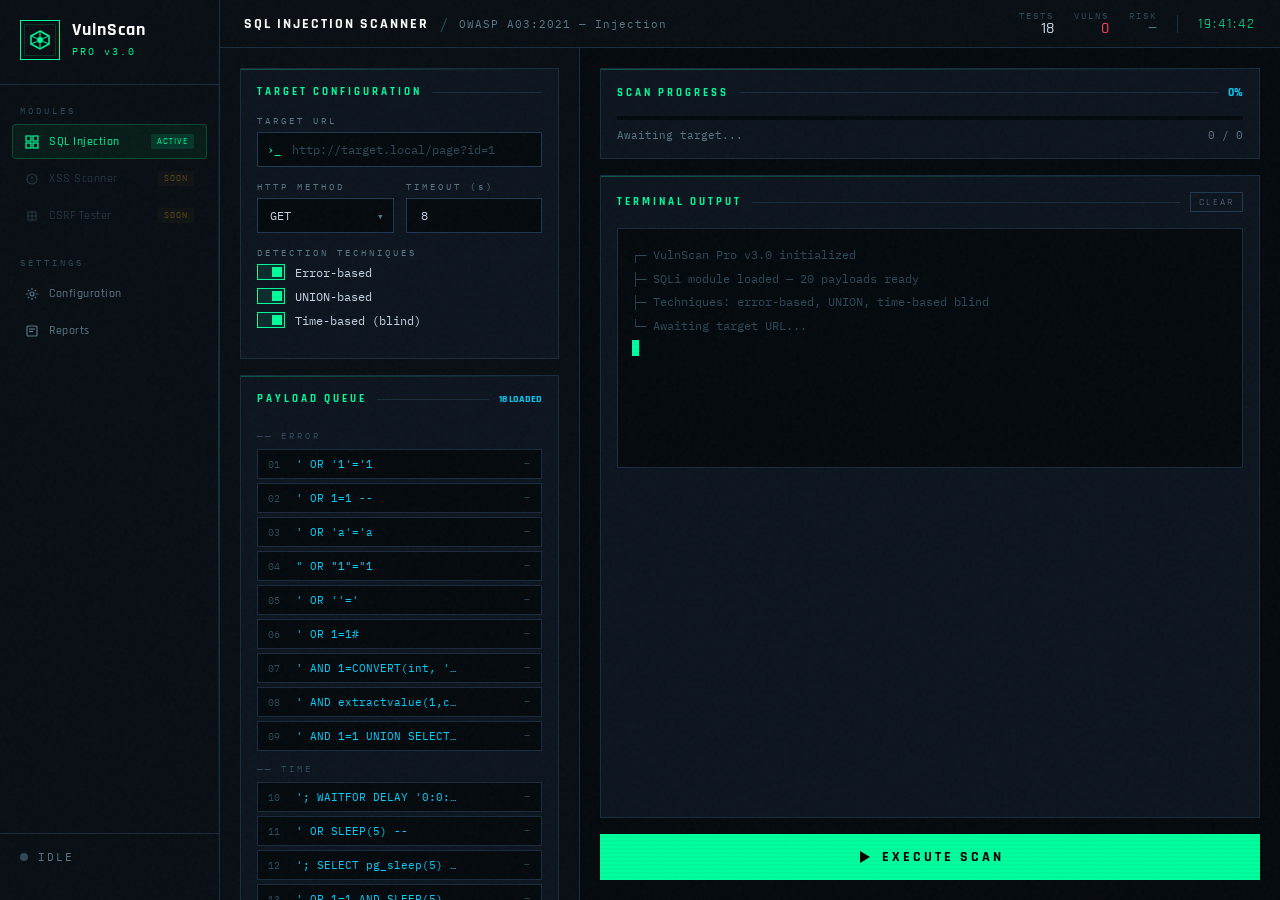
<file: static/index.html>
<!DOCTYPE html>
<html lang="en">
<head>
  <meta charset="UTF-8" />
  <meta name="viewport" content="width=device-width, initial-scale=1.0"/>
  <title>VulnScan Pro — SQL Injection Scanner</title>
  <link rel="preconnect" href="https://fonts.googleapis.com">
  <link href="https://fonts.googleapis.com/css2?family=Share+Tech+Mono&family=Rajdhani:wght@400;500;600;700&family=IBM+Plex+Mono:wght@400;500&display=swap" rel="stylesheet">
  <link rel="stylesheet" href="/static/style.css" />
</head>
<body>
  <div class="scanlines"></div>
  <div class="noise"></div>

  <div class="app">

    <!-- Sidebar -->
    <aside class="sidebar">
      <div class="brand">
        <div class="brand-icon">
          <svg width="22" height="22" viewBox="0 0 22 22" fill="none">
            <polygon points="11,2 20,7 20,15 11,20 2,15 2,7" stroke="#00ff9d" stroke-width="1.5" fill="none"/>
            <circle cx="11" cy="11" r="3" fill="#00ff9d"/>
            <line x1="11" y1="2" x2="11" y2="8" stroke="#00ff9d" stroke-width="1"/>
            <line x1="11" y1="14" x2="11" y2="20" stroke="#00ff9d" stroke-width="1"/>
            <line x1="2" y1="7" x2="8" y2="9.5" stroke="#00ff9d" stroke-width="1"/>
            <line x1="14" y1="12.5" x2="20" y2="15" stroke="#00ff9d" stroke-width="1"/>
            <line x1="2" y1="15" x2="8" y2="12.5" stroke="#00ff9d" stroke-width="1"/>
            <line x1="14" y1="9.5" x2="20" y2="7" stroke="#00ff9d" stroke-width="1"/>
          </svg>
        </div>
        <div class="brand-text">
          <span class="brand-name">VulnScan</span>
          <span class="brand-version">PRO v3.0</span>
        </div>
      </div>

      <nav class="nav">
        <div class="nav-section-label">MODULES</div>
        <a class="nav-item active" href="#">
          <svg width="14" height="14" viewBox="0 0 14 14" fill="none"><rect x="1" y="1" width="5" height="5" stroke="currentColor" stroke-width="1.2"/><rect x="8" y="1" width="5" height="5" stroke="currentColor" stroke-width="1.2"/><rect x="1" y="8" width="5" height="5" stroke="currentColor" stroke-width="1.2"/><rect x="8" y="8" width="5" height="5" stroke="currentColor" stroke-width="1.2"/></svg>
          SQL Injection
          <span class="nav-badge">ACTIVE</span>
        </a>
        <a class="nav-item disabled" href="#">
          <svg width="14" height="14" viewBox="0 0 14 14" fill="none"><circle cx="7" cy="7" r="5" stroke="currentColor" stroke-width="1.2"/><line x1="7" y1="4" x2="7" y2="7" stroke="currentColor" stroke-width="1.2"/><circle cx="7" cy="9.5" r="0.8" fill="currentColor"/></svg>
          XSS Scanner
          <span class="nav-badge locked">SOON</span>
        </a>
        <a class="nav-item disabled" href="#">
          <svg width="14" height="14" viewBox="0 0 14 14" fill="none"><path d="M2 7h10M7 2v10" stroke="currentColor" stroke-width="1.2"/><rect x="3" y="3" width="8" height="8" stroke="currentColor" stroke-width="1.2"/></svg>
          CSRF Tester
          <span class="nav-badge locked">SOON</span>
        </a>

        <div class="nav-section-label" style="margin-top:24px;">SETTINGS</div>
        <a class="nav-item" href="#">
          <svg width="14" height="14" viewBox="0 0 14 14" fill="none"><circle cx="7" cy="7" r="2" stroke="currentColor" stroke-width="1.2"/><path d="M7 1v2M7 11v2M1 7h2M11 7h2M2.8 2.8l1.4 1.4M9.8 9.8l1.4 1.4M2.8 11.2l1.4-1.4M9.8 4.2l1.4-1.4" stroke="currentColor" stroke-width="1.2"/></svg>
          Configuration
        </a>
        <a class="nav-item" href="#">
          <svg width="14" height="14" viewBox="0 0 14 14" fill="none"><rect x="2" y="2" width="10" height="10" rx="1" stroke="currentColor" stroke-width="1.2"/><line x1="4" y1="5" x2="10" y2="5" stroke="currentColor" stroke-width="1.2"/><line x1="4" y1="7.5" x2="8" y2="7.5" stroke="currentColor" stroke-width="1.2"/></svg>
          Reports
        </a>
      </nav>

      <div class="sidebar-status">
        <div class="status-dot" id="statusDot"></div>
        <span id="statusLabel">IDLE</span>
      </div>
    </aside>

    <!-- Main -->
    <main class="main">

      <!-- Top bar -->
      <header class="topbar">
        <div class="topbar-left">
          <span class="topbar-title">SQL INJECTION SCANNER</span>
          <span class="topbar-sep">/</span>
          <span class="topbar-sub">OWASP A03:2021 — Injection</span>
        </div>
        <div class="topbar-right">
          <div class="topbar-stat">
            <span class="ts-label">TESTS</span>
            <span class="ts-val" id="statPayloads">0</span>
          </div>
          <div class="topbar-stat">
            <span class="ts-label">VULNS</span>
            <span class="ts-val danger" id="statVulns">0</span>
          </div>
          <div class="topbar-stat">
            <span class="ts-label">RISK</span>
            <span class="ts-val" id="statRisk" style="color:var(--text-dim);">—</span>
          </div>
          <div class="clock" id="clock">00:00:00</div>
        </div>
      </header>

      <div class="content">

        <!-- Left column -->
        <div class="col-left">

          <!-- Target config -->
          <section class="panel">
            <div class="panel-header">
              <span class="panel-title">TARGET CONFIGURATION</span>
              <div class="panel-line"></div>
            </div>

            <div class="field">
              <label class="field-label">TARGET URL</label>
              <div class="input-wrap">
                <span class="input-prefix">›_</span>
                <input type="text" id="urlInput" class="url-input" placeholder="http://target.local/page?id=1" autocomplete="off" spellcheck="false"/>
              </div>
            </div>

            <div class="field-row">
              <div class="field half">
                <label class="field-label">HTTP METHOD</label>
                <div class="select-wrap">
                  <select id="methodSelect" class="custom-select">
                    <option value="GET">GET</option>
                    <option value="POST">POST</option>
                  </select>
                  <span class="select-arrow">▾</span>
                </div>
              </div>
              <div class="field half">
                <label class="field-label">TIMEOUT (s)</label>
                <div class="input-wrap">
                  <input type="number" id="timeout" class="url-input" value="8" min="1" max="30" style="padding-left:14px;"/>
                </div>
              </div>
            </div>

            <div class="field">
              <label class="field-label">DETECTION TECHNIQUES</label>
              <div class="toggle-group">
                <label class="toggle-item">
                  <input type="checkbox" checked id="toggleError"/>
                  <span class="toggle-box"></span>
                  <span>Error-based</span>
                </label>
                <label class="toggle-item">
                  <input type="checkbox" checked id="toggleUnion"/>
                  <span class="toggle-box"></span>
                  <span>UNION-based</span>
                </label>
                <label class="toggle-item">
                  <input type="checkbox" checked id="toggleTime"/>
                  <span class="toggle-box"></span>
                  <span>Time-based (blind)</span>
                </label>
              </div>
            </div>

            <!-- Auto-detected params display -->
            <div class="field" id="paramField" style="display:none;">
              <label class="field-label">AUTO-DETECTED PARAMETERS</label>
              <div id="paramList" style="display:flex;flex-wrap:wrap;gap:6px;margin-top:4px;"></div>
            </div>
          </section>

          <!-- Payload Queue — now shows technique categories -->
          <section class="panel">
            <div class="panel-header">
              <span class="panel-title">PAYLOAD QUEUE</span>
              <div class="panel-line"></div>
              <span id="payloadCount" style="font-size:10px;color:var(--cyan);font-family:var(--head);font-weight:700;">20 LOADED</span>
            </div>
            <div class="payload-list" id="payloadList">
              <!-- Dynamically populated by script.js -->
              <div class="term-line muted" style="font-size:11px;padding:6px 0;">Enter URL to preview payload queue...</div>
            </div>
          </section>

          <!-- Scan button -->
          <button class="scan-btn" id="scanBtn" onclick="startScan()">
            <span class="scan-btn-inner">
              <svg width="16" height="16" viewBox="0 0 16 16" fill="none"><polygon points="4,2 14,8 4,14" fill="currentColor"/></svg>
              EXECUTE SCAN
            </span>
            <div class="scan-btn-glow"></div>
          </button>

        </div>

        <!-- Right column -->
        <div class="col-right">

          <!-- Progress -->
          <section class="panel" id="progressPanel">
            <div class="panel-header">
              <span class="panel-title">SCAN PROGRESS</span>
              <div class="panel-line"></div>
              <span class="panel-pct" id="progressPct">0%</span>
            </div>
            <div class="progress-track">
              <div class="progress-fill" id="progressFill"></div>
              <div class="progress-pulse" id="progressPulse"></div>
            </div>
            <div class="progress-labels">
              <span id="progressPhase">Awaiting target...</span>
              <span id="progressCount">0 / 0</span>
            </div>
          </section>

          <!-- Risk Score panel — hidden until scan complete -->
          <section class="panel" id="riskPanel" style="display:none;">
            <div class="panel-header">
              <span class="panel-title">RISK ASSESSMENT</span>
              <div class="panel-line"></div>
            </div>
            <div style="display:flex;align-items:center;gap:20px;">
              <!-- Score gauge -->
              <div style="position:relative;width:80px;height:80px;flex-shrink:0;">
                <svg width="80" height="80" viewBox="0 0 80 80">
                  <circle cx="40" cy="40" r="32" fill="none" stroke="var(--border2)" stroke-width="6"/>
                  <circle cx="40" cy="40" r="32" fill="none" stroke-width="6"
                    id="riskArc"
                    stroke-dasharray="0 201"
                    stroke-linecap="round"
                    style="transform:rotate(-90deg);transform-origin:center;transition:stroke-dasharray 1s ease;"/>
                </svg>
                <div style="position:absolute;inset:0;display:flex;align-items:center;justify-content:center;flex-direction:column;">
                  <span id="riskScoreNum" style="font-family:var(--head);font-size:22px;font-weight:700;line-height:1;color:#fff;">0</span>
                </div>
              </div>
              <div>
                <div style="font-family:var(--head);font-size:28px;font-weight:700;letter-spacing:2px;" id="riskLabelText">—</div>
                <div style="font-size:11px;color:var(--text-dim);margin-top:4px;" id="riskSummaryText">Run a scan to see risk assessment</div>
                <div style="display:flex;gap:12px;margin-top:10px;" id="riskBadges"></div>
              </div>
            </div>
          </section>

          <!-- Terminal output -->
          <section class="panel terminal-panel">
            <div class="panel-header">
              <span class="panel-title">TERMINAL OUTPUT</span>
              <div class="panel-line"></div>
              <button class="clear-btn" onclick="clearLog()">CLEAR</button>
            </div>
            <div class="terminal" id="terminal">
              <div class="term-line muted">┌─ VulnScan Pro v3.0 initialized</div>
              <div class="term-line muted">├─ SQLi module loaded — 20 payloads ready</div>
              <div class="term-line muted">├─ Techniques: error-based, UNION, time-based blind</div>
              <div class="term-line muted">└─ Awaiting target URL...</div>
              <div class="term-cursor" id="cursor">█</div>
            </div>
          </section>
            <!-- Scan button -->
          <button class="scan-btn" id="scanBtn" onclick="startScan()">
            <span class="scan-btn-inner">
              <svg width="16" height="16" viewBox="0 0 16 16" fill="none"><polygon points="4,2 14,8 4,14" fill="currentColor"/></svg>
              EXECUTE SCAN
            </span>
            <div class="scan-btn-glow"></div>
          </button>

        </div>

          <!-- Results table -->
          <section class="panel" id="resultsSection" style="display:none;">
            <div class="panel-header">
              <span class="panel-title">VULNERABILITY REPORT</span>
              <div class="panel-line"></div>
              <button class="clear-btn" onclick="downloadReport()">↓ EXPORT</button>
            </div>
            <table class="results-table">
              <thead>
                <tr>
                  <th>#</th>
                  <th>PAYLOAD</th>
                  <th>TECHNIQUE</th>
                  <th>PARAM</th>
                  <th>Δ BYTES</th>
                  <th>TIME</th>
                  <th>STATUS</th>
                </tr>
              </thead>
              <tbody id="resultsBody"></tbody>
            </table>
          </section>

        </div>
      </div>
    </main>
  </div>
 

  <script src="/static/script.js"></script>
</body>
</html>
</file>
<file: static/style.css>
*, *::before, *::after { box-sizing: border-box; margin: 0; padding: 0; }

:root {
  --bg:       #050a0e;
  --bg1:      #090f14;
  --bg2:      #0d1520;
  --bg3:      #111e2e;
  --border:   #1a2d3f;
  --border2:  #1f3a52;
  --green:    #00ff9d;
  --green-dim:#00cc7a;
  --green-bg: rgba(0,255,157,0.06);
  --red:      #ff3d5a;
  --red-bg:   rgba(255,61,90,0.08);
  --amber:    #ffb520;
  --cyan:     #00d4ff;
  --text:     #c8d8e8;
  --text-dim: #5a7a8a;
  --text-muted:#2d4a5a;
  --mono:     'IBM Plex Mono', 'Share Tech Mono', monospace;
  --head:     'Rajdhani', sans-serif;
}

html, body { height: 100%; background: var(--bg); color: var(--text); font-family: var(--mono); overflow: hidden; }

/* Scanlines */
.scanlines {
  position: fixed; inset: 0; pointer-events: none; z-index: 100;
  background: repeating-linear-gradient(0deg, transparent, transparent 2px, rgba(0,0,0,0.03) 2px, rgba(0,0,0,0.03) 4px);
}
.noise {
  position: fixed; inset: 0; pointer-events: none; z-index: 99; opacity: 0.025;
  background-image: url("data:image/svg+xml,%3Csvg viewBox='0 0 256 256' xmlns='http://www.w3.org/2000/svg'%3E%3Cfilter id='noise'%3E%3CfeTurbulence type='fractalNoise' baseFrequency='0.9' numOctaves='4' stitchTiles='stitch'/%3E%3C/filter%3E%3Crect width='100%25' height='100%25' filter='url(%23noise)'/%3E%3C/svg%3E");
}

.app { display: flex; height: 100vh; }

/* ── SIDEBAR ── */
.sidebar {
  width: 220px; min-width: 220px; background: var(--bg1);
  border-right: 1px solid var(--border); display: flex; flex-direction: column;
  padding: 20px 0; position: relative;
}
.sidebar::after {
  content: ''; position: absolute; top: 0; right: 0; bottom: 0; width: 1px;
  background: linear-gradient(to bottom, transparent, var(--green), transparent);
  opacity: 0.2;
}

.brand { display: flex; align-items: center; gap: 12px; padding: 0 20px 24px; border-bottom: 1px solid var(--border); }
.brand-icon { width: 40px; height: 40px; border: 1px solid var(--green); display: flex; align-items: center; justify-content: center; position: relative; }
.brand-icon::before { content: ''; position: absolute; inset: 3px; border: 1px solid rgba(0,255,157,0.15); }
.brand-name { font-family: var(--head); font-size: 18px; font-weight: 700; color: #fff; letter-spacing: 1px; display: block; line-height: 1; }
.brand-version { font-size: 10px; color: var(--green); letter-spacing: 2px; }

.nav { padding: 20px 12px; flex: 1; }
.nav-section-label { font-size: 9px; letter-spacing: 3px; color: var(--text-muted); padding: 0 8px; margin-bottom: 8px; }
.nav-item {
  display: flex; align-items: center; gap: 10px; padding: 9px 12px; border-radius: 4px;
  font-size: 12px; font-family: var(--head); font-weight: 500; letter-spacing: 0.5px;
  color: var(--text-dim); text-decoration: none; margin-bottom: 2px;
  border: 1px solid transparent; transition: all 0.15s; position: relative;
}
.nav-item:hover { background: var(--bg3); color: var(--text); border-color: var(--border); }
.nav-item.active { background: var(--green-bg); color: var(--green); border-color: rgba(0,255,157,0.2); }
.nav-item.disabled { opacity: 0.35; pointer-events: none; }
.nav-badge { margin-left: auto; font-size: 9px; letter-spacing: 1px; padding: 2px 6px; border-radius: 2px; background: rgba(0,255,157,0.12); color: var(--green); }
.nav-badge.locked { background: rgba(255,181,32,0.1); color: var(--amber); }

.sidebar-status { padding: 16px 20px; border-top: 1px solid var(--border); display: flex; align-items: center; gap: 10px; font-size: 11px; letter-spacing: 2px; color: var(--text-dim); }
.status-dot { width: 8px; height: 8px; border-radius: 50%; background: var(--text-muted); transition: all 0.3s; }
.status-dot.scanning { background: var(--green); box-shadow: 0 0 8px var(--green); animation: pulse 1s infinite; }
.status-dot.done { background: var(--cyan); }
@keyframes pulse { 0%,100% { opacity: 1; } 50% { opacity: 0.3; } }

/* ── MAIN ── */
.main { flex: 1; display: flex; flex-direction: column; overflow: hidden; }

.topbar {
  height: 48px; border-bottom: 1px solid var(--border);
  display: flex; align-items: center; justify-content: space-between;
  padding: 0 24px; background: var(--bg1); flex-shrink: 0;
}
.topbar-left { display: flex; align-items: center; gap: 10px; }
.topbar-title { font-family: var(--head); font-size: 14px; font-weight: 700; letter-spacing: 2px; color: #fff; }
.topbar-sep { color: var(--text-muted); }
.topbar-sub { font-size: 11px; color: var(--text-dim); letter-spacing: 1px; }
.topbar-right { display: flex; align-items: center; gap: 20px; }
.topbar-stat { display: flex; flex-direction: column; align-items: flex-end; }
.ts-label { font-size: 9px; letter-spacing: 2px; color: var(--text-muted); }
.ts-val { font-size: 16px; font-weight: 500; font-family: var(--head); color: var(--text); line-height: 1; }
.ts-val.danger { color: var(--red); }
.ts-val.safe { color: var(--green); }
.clock { font-size: 14px; letter-spacing: 2px; color: var(--green); font-family: var(--head); border-left: 1px solid var(--border); padding-left: 20px; }

.content { display: flex; flex: 1; overflow: hidden; gap: 0; }

.col-left { width: 360px; min-width: 360px; border-right: 1px solid var(--border); overflow-y: auto; padding: 20px; display: flex; flex-direction: column; gap: 16px; background: var(--bg1); }
.col-right { flex: 1; overflow-y: auto; padding: 20px; display: flex; flex-direction: column; gap: 16px; }

/* Scrollbar */
::-webkit-scrollbar { width: 4px; }
::-webkit-scrollbar-track { background: var(--bg1); }
::-webkit-scrollbar-thumb { background: var(--border2); border-radius: 2px; }

/* ── PANEL ── */
.panel { background: var(--bg2); border: 1px solid var(--border); padding: 16px; position: relative; }
.panel::before { content: ''; position: absolute; top: 0; left: 0; right: 0; height: 1px; background: linear-gradient(to right, var(--green), transparent); opacity: 0.3; }
.panel-header { display: flex; align-items: center; gap: 10px; margin-bottom: 16px; }
.panel-title { font-family: var(--head); font-size: 11px; font-weight: 700; letter-spacing: 3px; color: var(--green); white-space: nowrap; }
.panel-line { flex: 1; height: 1px; background: var(--border); }
.panel-pct { font-size: 12px; color: var(--cyan); font-family: var(--head); font-weight: 700; }

/* ── FIELDS ── */
.field { margin-bottom: 14px; }
.field:last-child { margin-bottom: 0; }
.field-row { display: flex; gap: 12px; }
.field.half { flex: 1; }
.field-label { font-size: 9px; letter-spacing: 3px; color: var(--text-dim); display: block; margin-bottom: 6px; }

.input-wrap { position: relative; display: flex; align-items: center; }
.input-prefix { position: absolute; left: 10px; color: var(--green); font-size: 12px; pointer-events: none; font-family: var(--mono); }
.url-input {
  width: 100%; background: var(--bg); border: 1px solid var(--border2);
  color: var(--text); font-family: var(--mono); font-size: 12px;
  padding: 9px 12px 9px 34px; outline: none;
  transition: border-color 0.2s;
}
.url-input:focus { border-color: var(--green); box-shadow: 0 0 0 1px rgba(0,255,157,0.1); }
.url-input::placeholder { color: var(--text-muted); }
.url-input[type="number"] { padding-left: 12px; }

.select-wrap { position: relative; }
.custom-select {
  width: 100%; background: var(--bg); border: 1px solid var(--border2);
  color: var(--text); font-family: var(--mono); font-size: 12px;
  padding: 9px 32px 9px 12px; outline: none; appearance: none; cursor: pointer;
}
.custom-select:focus { border-color: var(--green); }
.select-arrow { position: absolute; right: 10px; top: 50%; transform: translateY(-50%); color: var(--text-dim); pointer-events: none; font-size: 11px; }

/* ── TOGGLES ── */
.toggle-group { display: flex; flex-direction: column; gap: 8px; }
.toggle-item { display: flex; align-items: center; gap: 10px; cursor: pointer; font-size: 12px; color: var(--text-dim); }
.toggle-item input { display: none; }
.toggle-box { width: 28px; height: 16px; border: 1px solid var(--border2); position: relative; flex-shrink: 0; transition: all 0.2s; }
.toggle-box::after { content: ''; position: absolute; top: 2px; left: 2px; width: 10px; height: 10px; background: var(--text-muted); transition: all 0.2s; }
.toggle-item input:checked + .toggle-box { border-color: var(--green); background: rgba(0,255,157,0.1); }
.toggle-item input:checked + .toggle-box::after { left: 14px; background: var(--green); }
.toggle-item input:checked ~ span { color: var(--text); }

/* ── PAYLOADS ── */
.payload-list { display: flex; flex-direction: column; gap: 4px; }
.payload-row {
  display: flex; align-items: center; gap: 10px; padding: 7px 10px;
  background: var(--bg); border: 1px solid var(--border); font-size: 11px;
  transition: all 0.2s; position: relative;
}
.payload-row.firing { border-color: var(--cyan); background: rgba(0,212,255,0.04); }
.payload-row.firing::before { content: ''; position: absolute; left: 0; top: 0; bottom: 0; width: 2px; background: var(--cyan); }
.payload-row.vuln { border-color: var(--red); background: var(--red-bg); }
.payload-row.vuln::before { content: ''; position: absolute; left: 0; top: 0; bottom: 0; width: 2px; background: var(--red); }
.payload-row.safe { border-color: rgba(0,255,157,0.2); }
.payload-row.safe::before { content: ''; position: absolute; left: 0; top: 0; bottom: 0; width: 2px; background: var(--green); }
.payload-idx { color: var(--text-muted); font-size: 10px; min-width: 18px; }
.payload-code { flex: 1; color: var(--cyan); font-family: var(--mono); font-size: 11px; overflow: hidden; text-overflow: ellipsis; white-space: nowrap; }
.payload-status { font-size: 10px; font-family: var(--head); font-weight: 600; letter-spacing: 1px; min-width: 60px; text-align: right; color: var(--text-muted); }
.payload-status.vuln-s { color: var(--red); }
.payload-status.safe-s { color: var(--green); }
.payload-status.fire-s { color: var(--cyan); }

/* ── SCAN BUTTON ── */
.scan-btn {
  width: 100%; padding: 0; background: none; border: none; cursor: pointer;
  position: relative; overflow: hidden;
}
.scan-btn-inner {
  display: flex; align-items: center; justify-content: center; gap: 10px;
  padding: 14px; background: var(--green); color: #000;
  font-family: var(--head); font-size: 14px; font-weight: 700; letter-spacing: 3px;
  transition: all 0.2s; position: relative; z-index: 1;
}
.scan-btn:hover .scan-btn-inner { background: #00ffb3; }
.scan-btn:active .scan-btn-inner { transform: scale(0.99); }
.scan-btn-glow { position: absolute; inset: -4px; background: var(--green); opacity: 0; filter: blur(12px); transition: opacity 0.3s; }
.scan-btn:hover .scan-btn-glow { opacity: 0.15; }
.scan-btn.running .scan-btn-inner { background: var(--bg3); color: var(--amber); border: 1px solid var(--amber); }

/* ── PROGRESS ── */
.progress-track { height: 4px; background: var(--bg); margin-bottom: 8px; position: relative; overflow: hidden; }
.progress-fill { height: 100%; background: var(--green); width: 0%; transition: width 0.4s ease; position: relative; }
.progress-fill::after { content: ''; position: absolute; right: 0; top: 0; bottom: 0; width: 20px; background: linear-gradient(to right, transparent, #fff); opacity: 0.4; }
.progress-pulse { position: absolute; top: 0; height: 100%; width: 60px; background: linear-gradient(to right, transparent, rgba(0,255,157,0.5), transparent); animation: sweep 1.5s infinite; display: none; }
.progress-pulse.active { display: block; }
@keyframes sweep { 0% { left: -60px; } 100% { left: 100%; } }
.progress-labels { display: flex; justify-content: space-between; font-size: 11px; color: var(--text-dim); }

/* ── TERMINAL ── */
.terminal-panel { flex: 1; }
.terminal { background: var(--bg); border: 1px solid var(--border); padding: 14px; min-height: 240px; max-height: 360px; overflow-y: auto; font-family: var(--mono); font-size: 12px; line-height: 1.8; }
.term-line { padding: 1px 0; }
.term-line.muted { color: var(--text-muted); }
.term-line.info { color: var(--cyan); }
.term-line.ok { color: var(--green); }
.term-line.vuln { color: var(--red); }
.term-line.warn { color: var(--amber); }
.term-line.head { color: #fff; }
.term-cursor { color: var(--green); animation: blink 1s step-end infinite; }
@keyframes blink { 0%,100% { opacity: 1; } 50% { opacity: 0; } }

.clear-btn {
  font-family: var(--head); font-size: 10px; letter-spacing: 2px;
  background: none; border: 1px solid var(--border2); color: var(--text-dim);
  padding: 3px 8px; cursor: pointer; transition: all 0.15s;
}
.clear-btn:hover { border-color: var(--cyan); color: var(--cyan); }

/* ── RESULTS TABLE ── */
.results-table { width: 100%; border-collapse: collapse; font-size: 12px; }
.results-table th { font-family: var(--head); font-size: 10px; letter-spacing: 2px; color: var(--text-dim); padding: 6px 10px; text-align: left; border-bottom: 1px solid var(--border); }
.results-table td { padding: 8px 10px; border-bottom: 1px solid var(--border); font-family: var(--mono); font-size: 11px; color: var(--text-dim); }
.results-table tr:hover td { background: var(--bg3); }
.badge { display: inline-block; padding: 2px 8px; font-family: var(--head); font-size: 10px; font-weight: 700; letter-spacing: 1px; }
.badge.vuln { background: var(--red-bg); color: var(--red); border: 1px solid rgba(255,61,90,0.3); }
.badge.safe { background: var(--green-bg); color: var(--green); border: 1px solid rgba(0,255,157,0.2); }
</file>
